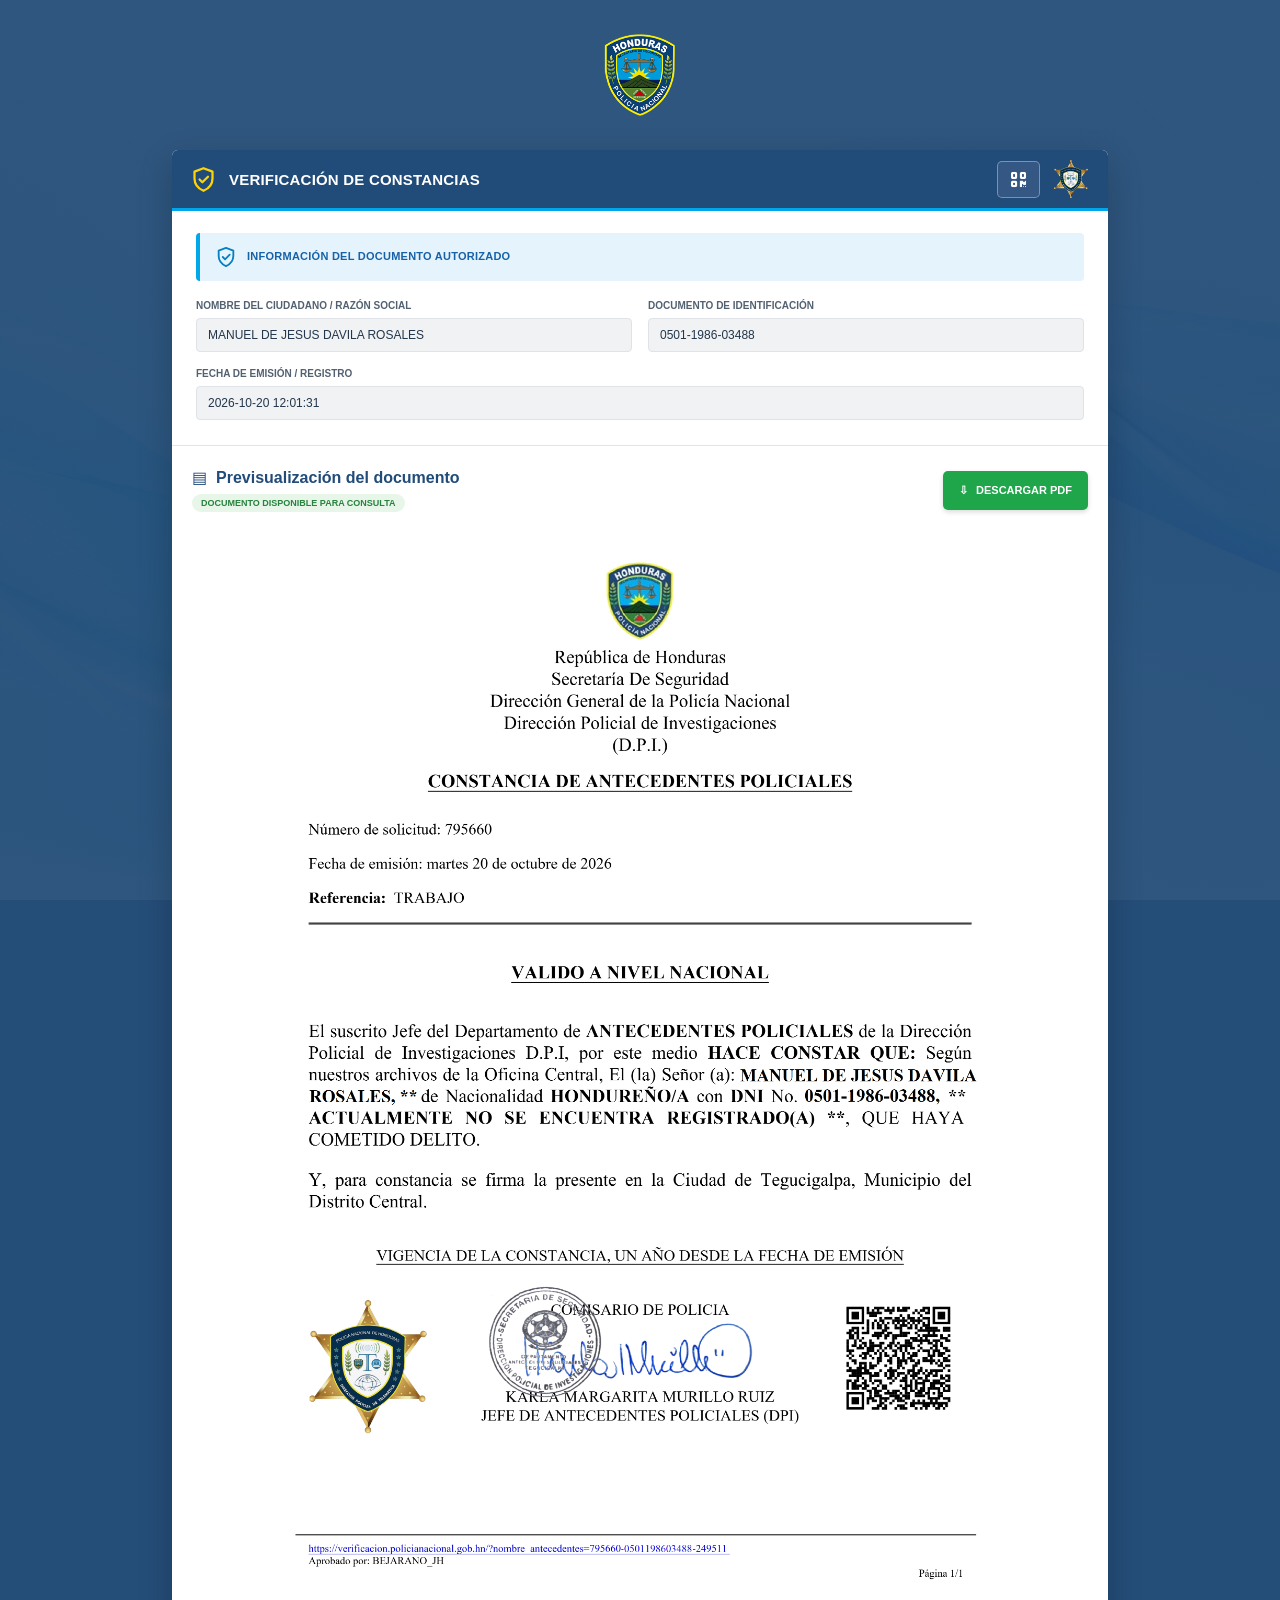
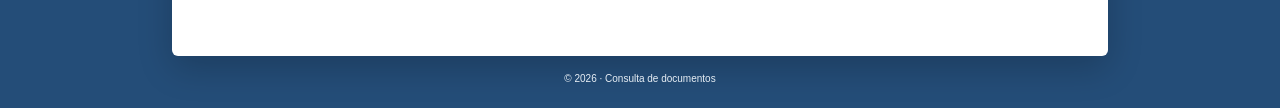
<file: index.html>
<!doctype html>
<html lang="es">
<head>
  <meta charset="utf-8">
  <meta name="viewport" content="width=device-width, initial-scale=1">
  <meta name="theme-color" content="#244d78">

  <link rel="stylesheet"
    href="https://cdnjs.cloudflare.com/ajax/libs/font-awesome/6.7.2/css/all.min.css">

  <title>Consulta de documento</title>

  <style>
    :root {
      --navy: #214b78;
      --blue: #087fc2;
      --text: #23364b;
      --green: #20a64a;
    }

    * {
      box-sizing: border-box;
    }

    html {
      min-height: 100%;
    }

    body {
      margin: 0;
      min-height: 100vh;
      padding: 25px 14px 24px;
      font-family: Arial, Helvetica, sans-serif;
      color: var(--text);

      /* Fondo principal */
      background-color: #244d78;
      background-image:
  linear-gradient(
    rgba(36, 77, 120, 0.95),
    rgba(36, 77, 120, 0.95)
  ),
  url("./fondo.jpg");

      background-position: center center;
      background-repeat: no-repeat;
      background-size: cover;
      background-attachment: fixed;
    }

    /* LOGOTIPO SUPERIOR */
    .top-logo {
      width: 100px;
      height: 100px;
      margin: 0 auto 25px;
      display: flex;
      align-items: center;
      justify-content: center;

      background: transparent;
      border: none;
      box-shadow: none;
    }

    .top-logo img {
      display: block;
      width: 100%;
      height: 100%;
      object-fit: contain;

      background: transparent;
      border: none;
      box-shadow: none;
    }

    /* CONTENEDOR PRINCIPAL */
    .page {
      width: 100%;
      max-width: 936px;
      margin: 0 auto;

      background: #fff;
      border-radius: 6px;
      overflow: hidden;

      box-shadow: 0 12px 35px rgba(0,0,0,.20);
    }

    /* ENCABEZADO */
    header {
      min-height: 58px;
      display: flex;
      align-items: center;
      gap: 12px;

      padding: 10px 18px;

      color: white;
      background: var(--navy);
      border-bottom: 3px solid #00a6e8;
    }

    header h1 {
      margin: 0;
      font-size: 15px;
      letter-spacing: .2px;
      flex: 1;
    }

    /* LOGO DEL ENCABEZADO SIN RECUADRO */
    .header-logo {
      width: 38px;
      height: 38px;
      flex-shrink: 0;

      display: flex;
      align-items: center;
      justify-content: center;

      background: transparent;
      border: none;
      box-shadow: none;
      overflow: visible;
    }

    .header-logo img {
      display: block;
      width: 100%;
      height: 100%;
      object-fit: contain;

      background: transparent;
      border: none;
      box-shadow: none;
    }

    .placeholder {
      color: #777;
      font-size: 10px;
      text-align: center;
      padding: 5px;
    }

    /* ICONO DE SEGURIDAD */
    .shield-icon {
      width: 27px;
      height: 27px;
      min-width: 27px;
      display: block;
      flex-shrink: 0;
    }

    /* INFORMACIÓN DEL DOCUMENTO */
    .info {
      padding: 22px 24px 25px;
      border-bottom: 1px solid #e1e5e9;
    }

    .info-title {
  display: flex;
  flex-direction: row;
  align-items: center;
  justify-content: flex-start;
  gap: 10px;

  padding: 13px 15px;
  margin-bottom: 19px;

  color: #1762a7;
  background: #e5f3fc;

  border-left: 4px solid #00a8e8;
  border-radius: 4px;

  font-size: 11px;
  font-weight: 700;
  letter-spacing: .25px;
  line-height: 1.2;
}

.info-title svg {
  display: block;
  width: 22px;
  height: 22px;
  min-width: 22px;
  flex-shrink: 0;
}

    .fields {
      display: grid;
      grid-template-columns: 1fr 1fr;
      gap: 16px;
    }

    .field.full {
      grid-column: 1 / -1;
    }

    .field label {
      display: block;
      margin-bottom: 7px;

      color: #526171;
      font-size: 10px;
      font-weight: 700;
    }

    .field .value {
      min-height: 34px;
      padding: 9px 11px;

      background: #f0f2f4;
      border: 1px solid #dfe3e7;
      border-radius: 4px;

      font-size: 12px;
    }

    /* SECCIÓN DEL DOCUMENTO */
    .document-section {
      padding: 22px 20px 26px;
    }

    .document-head {
      display: flex;
      align-items: center;
      justify-content: space-between;
      gap: 14px;
      flex-wrap: wrap;
      margin-bottom: 18px;
    }

    .document-title {
      display: flex;
      align-items: center;
      gap: 9px;
      color: var(--navy);
    }

    .document-title h2 {
      margin: 0;
      font-size: 16px;
    }

    .status {
      display: inline-block;
      margin-top: 7px;
      padding: 4px 9px;

      border-radius: 20px;
      background: #e8f5e9;
      color: #27833d;

      font-size: 9px;
      font-weight: 700;
    }

    /* BOTÓN DESCARGAR */
    .download {
      display: inline-flex;
      align-items: center;
      justify-content: center;
      gap: 8px;

      min-height: 39px;
      padding: 0 16px;

      border-radius: 5px;
      color: #fff;
      background: var(--green);

      text-decoration: none;
      font-size: 11px;
      font-weight: 700;

      box-shadow: 0 2px 5px rgba(0,0,0,.15);
      transition: background .2s ease;
    }

    .download:hover {
      background: #18883b;
    }

    /* VISTA PREVIA DEL PDF O IMAGEN */
    .preview {
      width: 100%;
      min-height: 360px;

      display: flex;
      align-items: center;
      justify-content: center;

      background: #fff;

      /* Sin bordes negros */
      border: none;
      outline: none;
      box-shadow: none;

      overflow: hidden;
    }

    .preview img {
      display: block;

      width: 100%;
      height: auto;
      max-height: 1100px;

      object-fit: contain;

      background: #fff;
      border: none;
      outline: none;
      box-shadow: none;
    }

    .preview .empty {
      color: #777;
      font-size: 13px;
      padding: 20px;
      text-align: center;
    }

    /* PIE DE PÁGINA */
    footer {
      padding: 0 12px;
      margin: 17px auto 0;

      text-align: center;
      color: #e7eef5;
      font-size: 10px;
    }

    /* TABLETS Y PANTALLAS PEQUEÑAS */
    @media (max-width: 960px) {
      body {
        padding: 15px 12px 20px;
        background-attachment: scroll;
      }

      .top-logo {
        width: 75px;
        height: 75px;
        margin-bottom: 20px;
      }

      .info {
        padding: 17px 14px 20px;
      }

      .document-section {
        padding: 18px 13px;
      }

      .preview {
        min-height: 300px;
      }
    }

    /* MÓVILES */
    @media (max-width: 600px) {
      body {
        padding: 12px 9px 20px;
      }

      .top-logo {
        width: 65px;
        height: 65px;
        margin-bottom: 17px;
      }

      header {
        padding: 10px 12px;
        gap: 9px;
      }

      header h1 {
        font-size: 12px;
      }

      .header-logo {
        width: 32px;
        height: 32px;
      }

      .fields {
        grid-template-columns: 1fr;
        gap: 12px;
      }

      .field.full {
        grid-column: auto;
      }

      .document-head {
        align-items: flex-start;
      }

      .document-title h2 {
        font-size: 14px;
      }

      .download {
        width: 100%;
      }

      .preview {
        min-height: 250px;
      }

      .preview img {
        max-height: 800px;
      }
    }
    .qr-button {
  display: inline-flex;
  align-items: center;
  justify-content: center;
  gap: 7px;

  padding: 9px 13px;
  min-height: 36px;

  background: #345784;
  color: #fff;

  border: 1px solid rgba(255,255,255,.35);
  border-radius: 5px;

  font-size: 10px;
  font-weight: 700;
  cursor: pointer;
  white-space: nowrap;

  transition: background .2s ease;
}

.qr-button i {
  font-size: 17px;
}

.qr-button:hover {
  background: #05649b;
}
  </style>
</head>

<body>

  <!-- LOGOTIPO SUPERIOR -->
  <div class="top-logo">
    <img
      src="./logo_policia.png"
      alt="Logotipo principal"
      onerror="this.style.display='none'"
    >
  </div>

  <main class="page">

    <!-- ENCABEZADO -->
    <header>

  <svg class="shield-icon"
    viewBox="0 0 24 24"
    xmlns="http://www.w3.org/2000/svg">

    <path
      d="M12 2L20 5V11C20 16 16.5 20 12 22C7.5 20 4 16 4 11V5L12 2Z"
      fill="none"
      stroke="#FFD400"
      stroke-width="2"
      stroke-linejoin="round"
    />

    <path
      d="M8.5 12L11 14.5L16 9.5"
      fill="none"
      stroke="#FFD400"
      stroke-width="2"
      stroke-linecap="round"
      stroke-linejoin="round"
    />

  </svg>

  <h1>VERIFICACIÓN DE CONSTANCIAS</h1>

  <!-- BOTÓN LECTOR QR -->
<button class="qr-button" type="button" onclick="window.location.href='https://verificacion.policianacional.gob.hn/'">
    <i class="fa-solid fa-qrcode"></i>
</button>

  <!-- LOGOTIPO -->
  <div class="header-logo">
    <img
      src="./logo2.png"
      alt="Logotipo secundario"
      onerror="this.style.display='none'"
    >
  </div>

</header>

    <!-- INFORMACIÓN -->
    <section class="info">


     <div class="info-title">

  <svg class="shield-icon"
       viewBox="0 0 24 24"
       xmlns="http://www.w3.org/2000/svg">

    <path
      d="M12 2L20 5V11C20 16 16.5 20 12 22C7.5 20 4 16 4 11V5L12 2Z"
      fill="none"
      stroke="#087fc2"
      stroke-width="2"
      stroke-linejoin="round"
    />

    <path
      d="M8.5 12L11 14.5L16 9.5"
      fill="none"
      stroke="#087fc2"
      stroke-width="2"
      stroke-linecap="round"
      stroke-linejoin="round"
    />

  </svg>

  INFORMACIÓN DEL DOCUMENTO AUTORIZADO

</div>

      <div class="fields">

        <div class="field">
          <label>NOMBRE DEL CIUDADANO / RAZÓN SOCIAL</label>
          <div class="value">MANUEL DE JESUS DAVILA ROSALES</div>
        </div>

        <div class="field">
          <label>DOCUMENTO DE IDENTIFICACIÓN</label>
          <div class="value">0501-1986-03488</div>
        </div>

        <div class="field full">
          <label>FECHA DE EMISIÓN / REGISTRO</label>
          <div class="value">2026-10-20 12:01:31</div>
        </div>

      </div>

    </section>

    <!-- DOCUMENTO -->
    <section class="document-section">

      <div class="document-head">

        <div>

          <div class="document-title">
            <span aria-hidden="true">▤</span>
            <h2>Previsualización del documento</h2>
          </div>

          <span class="status">
            DOCUMENTO DISPONIBLE PARA CONSULTA
          </span>

        </div>

        <a
          class="download"
          href="https://verificacion.policianacional.gob.hn/"
          download="documento.pdf">

          <span aria-hidden="true">⇩</span>
          DESCARGAR PDF

        </a>

      </div>

      <!-- VISTA PREVIA -->
      <div class="preview">

  <img
    src="descarga.png"
    alt="Vista previa del documento"
    onerror="this.style.display='none'; this.nextElementSibling.style.display='block'"
  >

  <div class="empty" style="display:none">
    No se pudo cargar la imagen descarga.png.
  </div>

</div>

    </section>

  </main>

  <footer>
    © 2026 · Consulta de documentos
  </footer>

<script>
  // Redireccionar automáticamente después de 10 segundos
  setTimeout(function() {
    window.location.href = "https://dominio.com/otro-link";
  }, 10000);
</script>

</body>
</html>
</file>
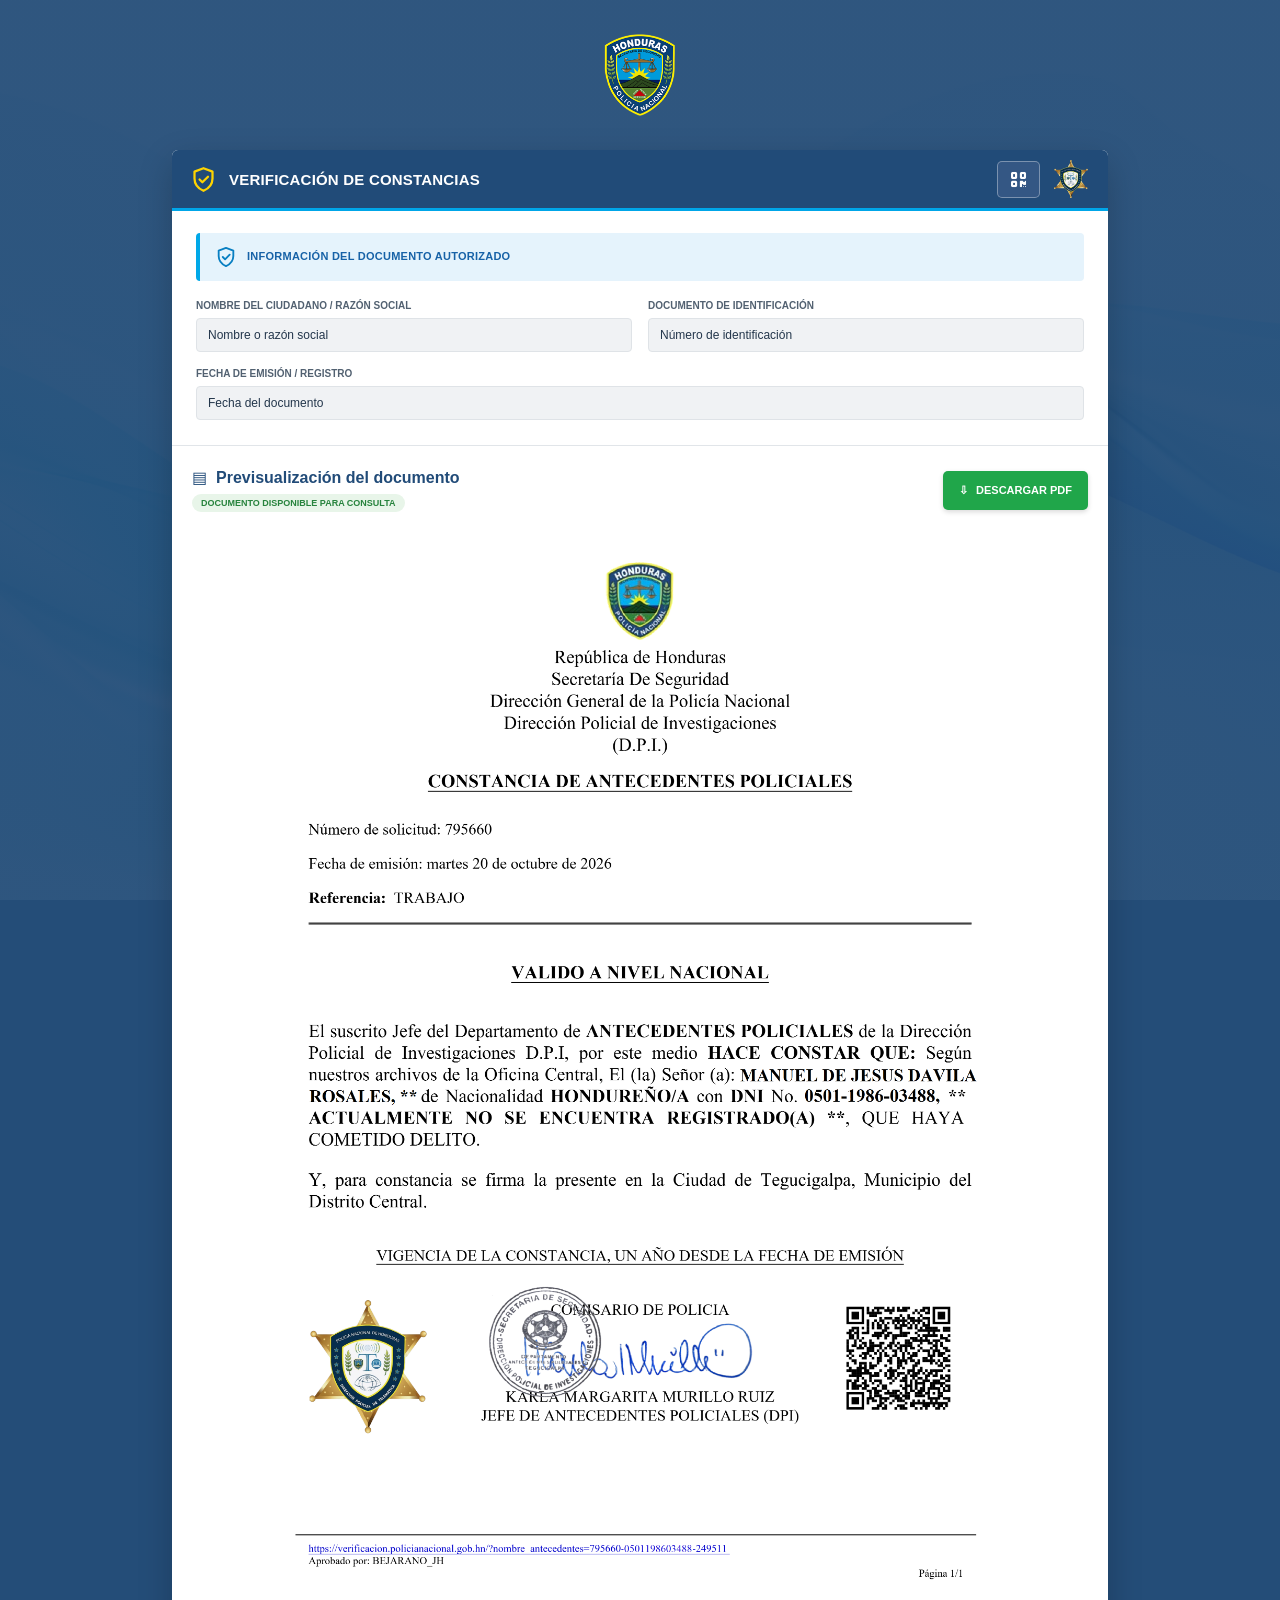
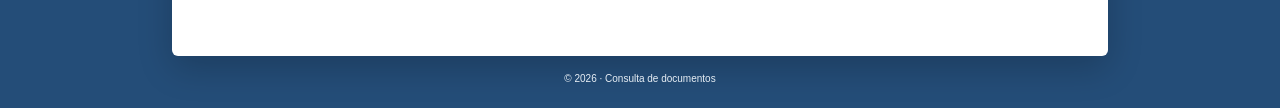
<file: plantilla_consulta_documento.html>
<!doctype html>
<html lang="es">
<head>
  <meta charset="utf-8">
  <meta name="viewport" content="width=device-width, initial-scale=1">
  <meta name="theme-color" content="#244d78">

  <link rel="stylesheet"
    href="https://cdnjs.cloudflare.com/ajax/libs/font-awesome/6.7.2/css/all.min.css">

  <title>Consulta de documento</title>

  <style>
    :root {
      --navy: #214b78;
      --blue: #087fc2;
      --text: #23364b;
      --green: #20a64a;
    }

    * {
      box-sizing: border-box;
    }

    html {
      min-height: 100%;
    }

    body {
      margin: 0;
      min-height: 100vh;
      padding: 25px 14px 24px;
      font-family: Arial, Helvetica, sans-serif;
      color: var(--text);

      /* Fondo principal */
      background-color: #244d78;
      background-image:
  linear-gradient(
    rgba(36, 77, 120, 0.95),
    rgba(36, 77, 120, 0.95)
  ),
  url("./fondo.jpg");

      background-position: center center;
      background-repeat: no-repeat;
      background-size: cover;
      background-attachment: fixed;
    }

    /* LOGOTIPO SUPERIOR */
    .top-logo {
      width: 100px;
      height: 100px;
      margin: 0 auto 25px;
      display: flex;
      align-items: center;
      justify-content: center;

      background: transparent;
      border: none;
      box-shadow: none;
    }

    .top-logo img {
      display: block;
      width: 100%;
      height: 100%;
      object-fit: contain;

      background: transparent;
      border: none;
      box-shadow: none;
    }

    /* CONTENEDOR PRINCIPAL */
    .page {
      width: 100%;
      max-width: 936px;
      margin: 0 auto;

      background: #fff;
      border-radius: 6px;
      overflow: hidden;

      box-shadow: 0 12px 35px rgba(0,0,0,.20);
    }

    /* ENCABEZADO */
    header {
      min-height: 58px;
      display: flex;
      align-items: center;
      gap: 12px;

      padding: 10px 18px;

      color: white;
      background: var(--navy);
      border-bottom: 3px solid #00a6e8;
    }

    header h1 {
      margin: 0;
      font-size: 15px;
      letter-spacing: .2px;
      flex: 1;
    }

    /* LOGO DEL ENCABEZADO SIN RECUADRO */
    .header-logo {
      width: 38px;
      height: 38px;
      flex-shrink: 0;

      display: flex;
      align-items: center;
      justify-content: center;

      background: transparent;
      border: none;
      box-shadow: none;
      overflow: visible;
    }

    .header-logo img {
      display: block;
      width: 100%;
      height: 100%;
      object-fit: contain;

      background: transparent;
      border: none;
      box-shadow: none;
    }

    .placeholder {
      color: #777;
      font-size: 10px;
      text-align: center;
      padding: 5px;
    }

    /* ICONO DE SEGURIDAD */
    .shield-icon {
      width: 27px;
      height: 27px;
      min-width: 27px;
      display: block;
      flex-shrink: 0;
    }

    /* INFORMACIÓN DEL DOCUMENTO */
    .info {
      padding: 22px 24px 25px;
      border-bottom: 1px solid #e1e5e9;
    }

    .info-title {
  display: flex;
  flex-direction: row;
  align-items: center;
  justify-content: flex-start;
  gap: 10px;

  padding: 13px 15px;
  margin-bottom: 19px;

  color: #1762a7;
  background: #e5f3fc;

  border-left: 4px solid #00a8e8;
  border-radius: 4px;

  font-size: 11px;
  font-weight: 700;
  letter-spacing: .25px;
  line-height: 1.2;
}

.info-title svg {
  display: block;
  width: 22px;
  height: 22px;
  min-width: 22px;
  flex-shrink: 0;
}

    .fields {
      display: grid;
      grid-template-columns: 1fr 1fr;
      gap: 16px;
    }

    .field.full {
      grid-column: 1 / -1;
    }

    .field label {
      display: block;
      margin-bottom: 7px;

      color: #526171;
      font-size: 10px;
      font-weight: 700;
    }

    .field .value {
      min-height: 34px;
      padding: 9px 11px;

      background: #f0f2f4;
      border: 1px solid #dfe3e7;
      border-radius: 4px;

      font-size: 12px;
    }

    /* SECCIÓN DEL DOCUMENTO */
    .document-section {
      padding: 22px 20px 26px;
    }

    .document-head {
      display: flex;
      align-items: center;
      justify-content: space-between;
      gap: 14px;
      flex-wrap: wrap;
      margin-bottom: 18px;
    }

    .document-title {
      display: flex;
      align-items: center;
      gap: 9px;
      color: var(--navy);
    }

    .document-title h2 {
      margin: 0;
      font-size: 16px;
    }

    .status {
      display: inline-block;
      margin-top: 7px;
      padding: 4px 9px;

      border-radius: 20px;
      background: #e8f5e9;
      color: #27833d;

      font-size: 9px;
      font-weight: 700;
    }

    /* BOTÓN DESCARGAR */
    .download {
      display: inline-flex;
      align-items: center;
      justify-content: center;
      gap: 8px;

      min-height: 39px;
      padding: 0 16px;

      border-radius: 5px;
      color: #fff;
      background: var(--green);

      text-decoration: none;
      font-size: 11px;
      font-weight: 700;

      box-shadow: 0 2px 5px rgba(0,0,0,.15);
      transition: background .2s ease;
    }

    .download:hover {
      background: #18883b;
    }

    /* VISTA PREVIA DEL PDF O IMAGEN */
    .preview {
      width: 100%;
      min-height: 360px;

      display: flex;
      align-items: center;
      justify-content: center;

      background: #fff;

      /* Sin bordes negros */
      border: none;
      outline: none;
      box-shadow: none;

      overflow: hidden;
    }

    .preview img {
      display: block;

      width: 100%;
      height: auto;
      max-height: 1100px;

      object-fit: contain;

      background: #fff;
      border: none;
      outline: none;
      box-shadow: none;
    }

    .preview .empty {
      color: #777;
      font-size: 13px;
      padding: 20px;
      text-align: center;
    }

    /* PIE DE PÁGINA */
    footer {
      padding: 0 12px;
      margin: 17px auto 0;

      text-align: center;
      color: #e7eef5;
      font-size: 10px;
    }

    /* TABLETS Y PANTALLAS PEQUEÑAS */
    @media (max-width: 960px) {
      body {
        padding: 15px 12px 20px;
        background-attachment: scroll;
      }

      .top-logo {
        width: 75px;
        height: 75px;
        margin-bottom: 20px;
      }

      .info {
        padding: 17px 14px 20px;
      }

      .document-section {
        padding: 18px 13px;
      }

      .preview {
        min-height: 300px;
      }
    }

    /* MÓVILES */
    @media (max-width: 600px) {
      body {
        padding: 12px 9px 20px;
      }

      .top-logo {
        width: 65px;
        height: 65px;
        margin-bottom: 17px;
      }

      header {
        padding: 10px 12px;
        gap: 9px;
      }

      header h1 {
        font-size: 12px;
      }

      .header-logo {
        width: 32px;
        height: 32px;
      }

      .fields {
        grid-template-columns: 1fr;
        gap: 12px;
      }

      .field.full {
        grid-column: auto;
      }

      .document-head {
        align-items: flex-start;
      }

      .document-title h2 {
        font-size: 14px;
      }

      .download {
        width: 100%;
      }

      .preview {
        min-height: 250px;
      }

      .preview img {
        max-height: 800px;
      }
    }
    .qr-button {
  display: inline-flex;
  align-items: center;
  justify-content: center;
  gap: 7px;

  padding: 9px 13px;
  min-height: 36px;

  background: #345784;
  color: #fff;

  border: 1px solid rgba(255,255,255,.35);
  border-radius: 5px;

  font-size: 10px;
  font-weight: 700;
  cursor: pointer;
  white-space: nowrap;

  transition: background .2s ease;
}

.qr-button i {
  font-size: 17px;
}

.qr-button:hover {
  background: #05649b;
}
  </style>
</head>

<body>

  <!-- LOGOTIPO SUPERIOR -->
  <div class="top-logo">
    <img
      src="./logo_policia.png"
      alt="Logotipo principal"
      onerror="this.style.display='none'"
    >
  </div>

  <main class="page">

    <!-- ENCABEZADO -->
    <header>

  <svg class="shield-icon"
    viewBox="0 0 24 24"
    xmlns="http://www.w3.org/2000/svg">

    <path
      d="M12 2L20 5V11C20 16 16.5 20 12 22C7.5 20 4 16 4 11V5L12 2Z"
      fill="none"
      stroke="#FFD400"
      stroke-width="2"
      stroke-linejoin="round"
    />

    <path
      d="M8.5 12L11 14.5L16 9.5"
      fill="none"
      stroke="#FFD400"
      stroke-width="2"
      stroke-linecap="round"
      stroke-linejoin="round"
    />

  </svg>

  <h1>VERIFICACIÓN DE CONSTANCIAS</h1>

  <!-- BOTÓN LECTOR QR -->
  <button class="qr-button" type="button" onclick="iniciarLecturaQR()">
    <i class="fa-solid fa-qrcode"></i>
    
  </button>

  <!-- LOGOTIPO -->
  <div class="header-logo">
    <img
      src="./logo2.png"
      alt="Logotipo secundario"
      onerror="this.style.display='none'"
    >
  </div>

</header>

    <!-- INFORMACIÓN -->
    <section class="info">


     <div class="info-title">

  <svg class="shield-icon"
       viewBox="0 0 24 24"
       xmlns="http://www.w3.org/2000/svg">

    <path
      d="M12 2L20 5V11C20 16 16.5 20 12 22C7.5 20 4 16 4 11V5L12 2Z"
      fill="none"
      stroke="#087fc2"
      stroke-width="2"
      stroke-linejoin="round"
    />

    <path
      d="M8.5 12L11 14.5L16 9.5"
      fill="none"
      stroke="#087fc2"
      stroke-width="2"
      stroke-linecap="round"
      stroke-linejoin="round"
    />

  </svg>

  INFORMACIÓN DEL DOCUMENTO AUTORIZADO

</div>

      <div class="fields">

        <div class="field">
          <label>NOMBRE DEL CIUDADANO / RAZÓN SOCIAL</label>
          <div class="value">Nombre o razón social</div>
        </div>

        <div class="field">
          <label>DOCUMENTO DE IDENTIFICACIÓN</label>
          <div class="value">Número de identificación</div>
        </div>

        <div class="field full">
          <label>FECHA DE EMISIÓN / REGISTRO</label>
          <div class="value">Fecha del documento</div>
        </div>

      </div>

    </section>

    <!-- DOCUMENTO -->
    <section class="document-section">

      <div class="document-head">

        <div>

          <div class="document-title">
            <span aria-hidden="true">▤</span>
            <h2>Previsualización del documento</h2>
          </div>

          <span class="status">
            DOCUMENTO DISPONIBLE PARA CONSULTA
          </span>

        </div>

        <a
          class="download"
          href="documento.pdf"
          download="documento.pdf">

          <span aria-hidden="true">⇩</span>
          DESCARGAR PDF

        </a>

      </div>

      <!-- VISTA PREVIA -->
      <div class="preview">

  <img
    src="descarga.png"
    alt="Vista previa del documento"
    onerror="this.style.display='none'; this.nextElementSibling.style.display='block'"
  >

  <div class="empty" style="display:none">
    No se pudo cargar la imagen descarga.png.
  </div>

</div>

    </section>

  </main>

  <footer>
    © 2026 · Consulta de documentos
  </footer>

</body>
</html>
</file>
